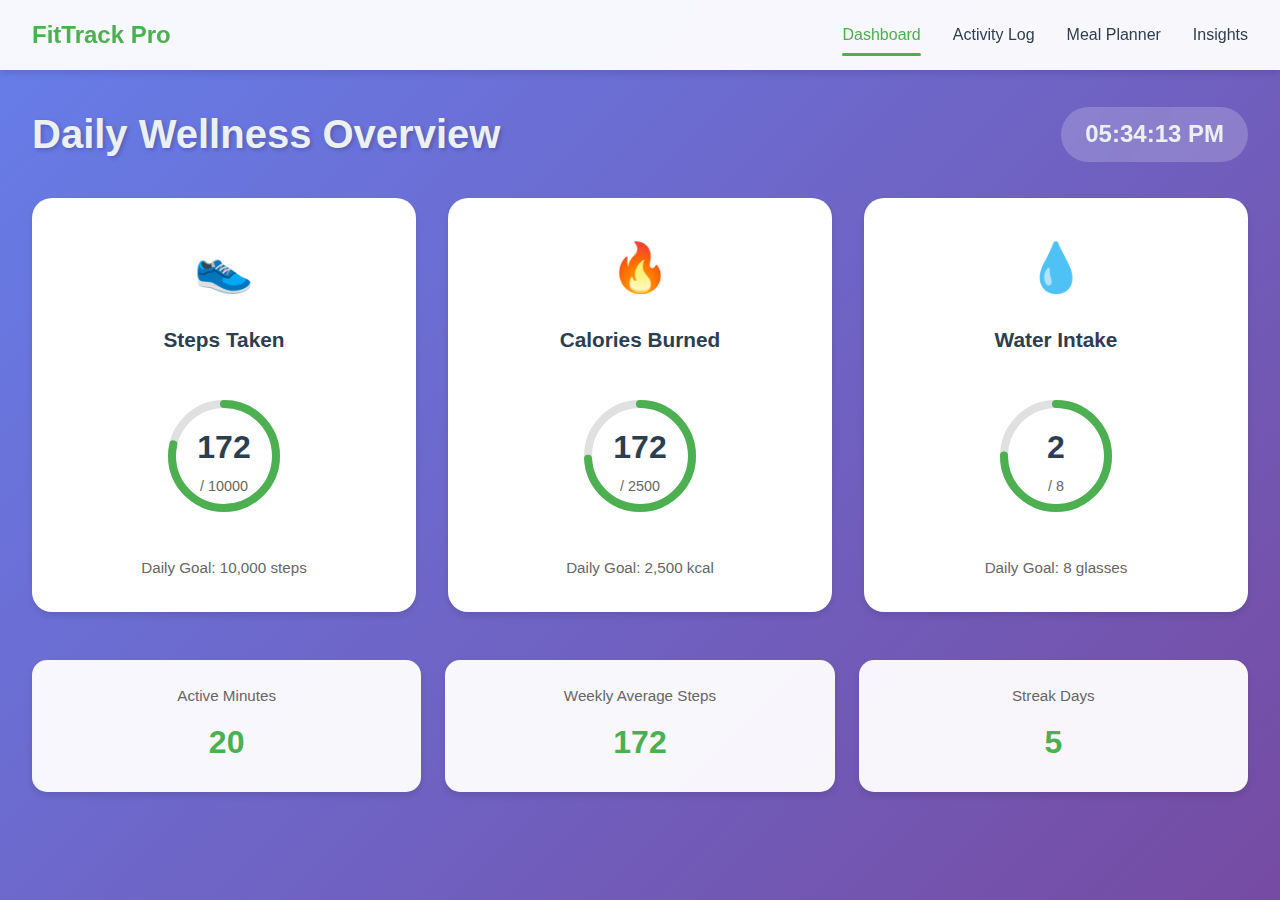
<file: index.html>
<!doctype html>
<html lang="en">
  <head>
    <meta charset="UTF-8" />
    <meta name="viewport" content="width=device-width, initial-scale=1.0" />
    <title>FitTrack Pro - Daily Wellness Overview</title>
    <link rel="stylesheet" href="/style.css" />
    <meta property="og:image" content="https://bolt.new/static/og_default.png">
    <meta name="twitter:card" content="summary_large_image">
    <meta name="twitter:image" content="https://bolt.new/static/og_default.png">
</head>
  <body>
    <nav class="navbar">
      <div class="nav-brand">FitTrack Pro</div>
      <div class="nav-links">
        <a href="/index.html" class="active">Dashboard</a>
        <a href="/activity.html">Activity Log</a>
        <a href="/meals.html">Meal Planner</a>
        <a href="/insights.html">Insights</a>
      </div>
    </nav>

    <main class="container">
      <header class="page-header">
        <h1>Daily Wellness Overview</h1>
        <div class="live-clock" id="liveClock"></div>
      </header>

      <div class="metrics-grid">
        <div class="metric-card">
          <div class="metric-icon steps-icon">👟</div>
          <h3>Steps Taken</h3>
          <div class="circular-progress">
            <svg class="progress-ring" width="120" height="120">
              <circle class="progress-ring-circle-bg" cx="60" cy="60" r="52"></circle>
              <circle class="progress-ring-circle" id="stepsCircle" cx="60" cy="60" r="52"></circle>
            </svg>
            <div class="progress-value">
              <span id="stepsValue">0</span>
              <small>/ 10000</small>
            </div>
          </div>
          <p class="metric-label">Daily Goal: 10,000 steps</p>
        </div>

        <div class="metric-card">
          <div class="metric-icon calories-icon">🔥</div>
          <h3>Calories Burned</h3>
          <div class="circular-progress">
            <svg class="progress-ring" width="120" height="120">
              <circle class="progress-ring-circle-bg" cx="60" cy="60" r="52"></circle>
              <circle class="progress-ring-circle" id="caloriesCircle" cx="60" cy="60" r="52"></circle>
            </svg>
            <div class="progress-value">
              <span id="caloriesValue">0</span>
              <small>/ 2500</small>
            </div>
          </div>
          <p class="metric-label">Daily Goal: 2,500 kcal</p>
        </div>

        <div class="metric-card">
          <div class="metric-icon water-icon">💧</div>
          <h3>Water Intake</h3>
          <div class="circular-progress">
            <svg class="progress-ring" width="120" height="120">
              <circle class="progress-ring-circle-bg" cx="60" cy="60" r="52"></circle>
              <circle class="progress-ring-circle" id="waterCircle" cx="60" cy="60" r="52"></circle>
            </svg>
            <div class="progress-value">
              <span id="waterValue">0</span>
              <small>/ 8</small>
            </div>
          </div>
          <p class="metric-label">Daily Goal: 8 glasses</p>
        </div>
      </div>

      <div class="quick-stats">
        <div class="stat-item">
          <span class="stat-label">Active Minutes</span>
          <span class="stat-value" id="activeMinutes">0</span>
        </div>
        <div class="stat-item">
          <span class="stat-label">Weekly Average Steps</span>
          <span class="stat-value" id="weeklyAvgSteps">0</span>
        </div>
        <div class="stat-item">
          <span class="stat-label">Streak Days</span>
          <span class="stat-value" id="streakDays">0</span>
        </div>
      </div>
    </main>

    <script type="module" src="/dashboard.js"></script>
  </body>
</html>
</file>
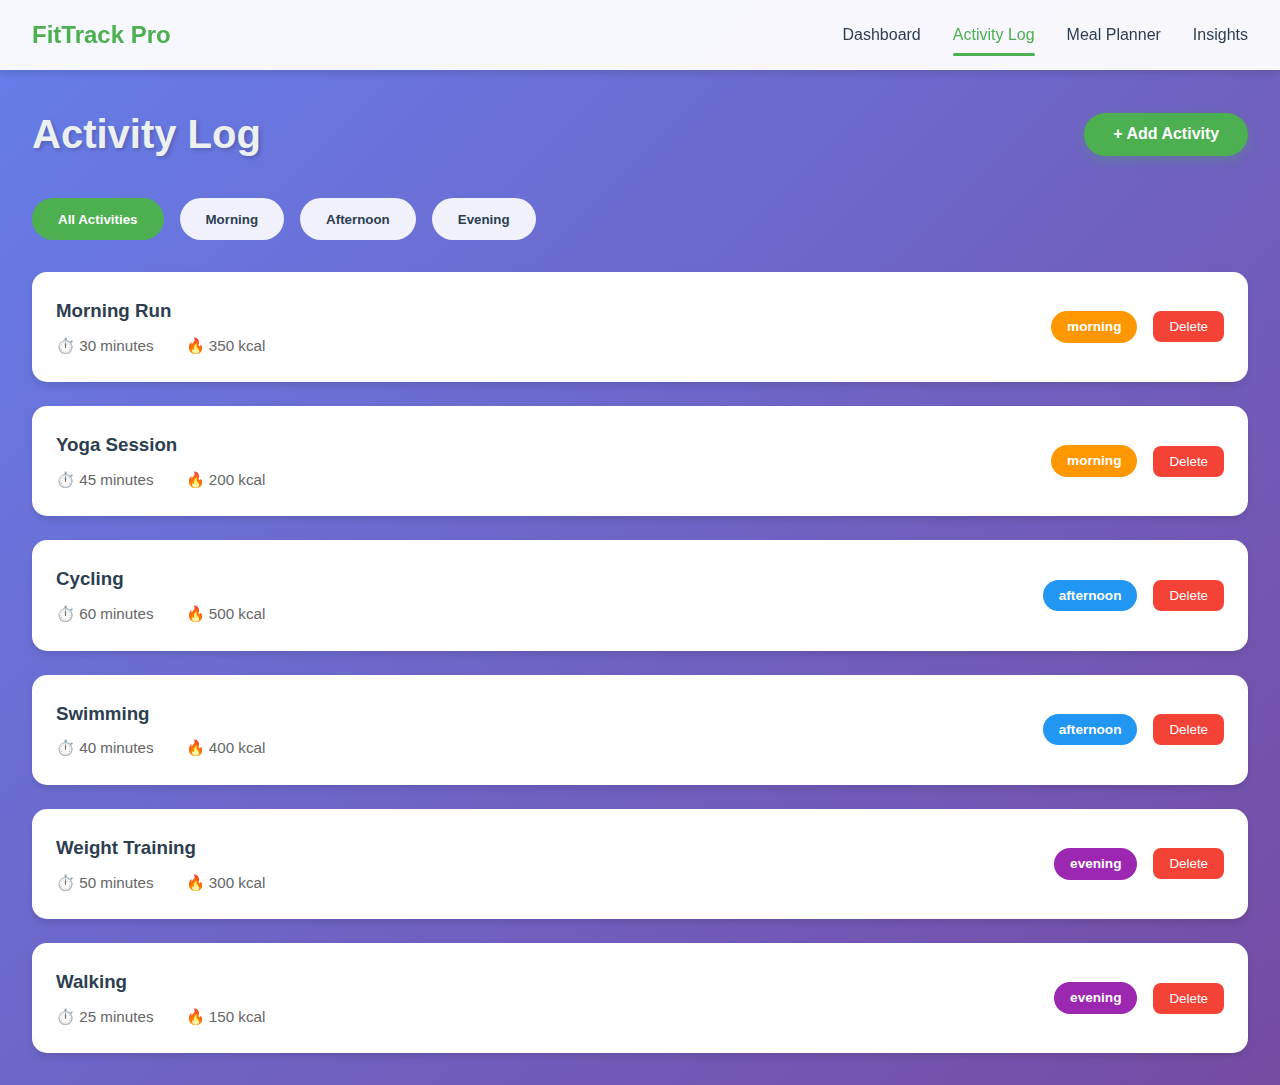
<file: activity.html>
<!doctype html>
<html lang="en">
  <head>
    <meta charset="UTF-8" />
    <meta name="viewport" content="width=device-width, initial-scale=1.0" />
    <title>FitTrack Pro - Activity Log</title>
    <link rel="stylesheet" href="/style.css" />
  </head>
  <body>
    <nav class="navbar">
      <div class="nav-brand">FitTrack Pro</div>
      <div class="nav-links">
        <a href="/index.html">Dashboard</a>
        <a href="/activity.html" class="active">Activity Log</a>
        <a href="/meals.html">Meal Planner</a>
        <a href="/insights.html">Insights</a>
      </div>
    </nav>

    <main class="container">
      <header class="page-header">
        <h1>Activity Log</h1>
        <button class="btn-primary" id="addActivityBtn">+ Add Activity</button>
      </header>

      <div class="filter-section">
        <button class="filter-btn active" data-filter="all">All Activities</button>
        <button class="filter-btn" data-filter="morning">Morning</button>
        <button class="filter-btn" data-filter="afternoon">Afternoon</button>
        <button class="filter-btn" data-filter="evening">Evening</button>
      </div>

      <div class="activities-list" id="activitiesList"></div>
    </main>

    <div class="modal" id="addActivityModal">
      <div class="modal-content">
        <span class="modal-close" id="closeModal">&times;</span>
        <h2>Add New Activity</h2>
        <form id="activityForm">
          <div class="form-group">
            <label for="activityName">Activity Name</label>
            <input type="text" id="activityName" placeholder="e.g., Running, Cycling" required />
          </div>
          <div class="form-group">
            <label for="activityDuration">Duration (minutes)</label>
            <input type="number" id="activityDuration" placeholder="e.g., 30" min="1" required />
          </div>
          <div class="form-group">
            <label for="activityCalories">Calories Burned</label>
            <input type="number" id="activityCalories" placeholder="e.g., 200" min="1" required />
          </div>
          <div class="form-group">
            <label for="activityTime">Time of Day</label>
            <select id="activityTime" required>
              <option value="">Select Time</option>
              <option value="morning">Morning</option>
              <option value="afternoon">Afternoon</option>
              <option value="evening">Evening</option>
            </select>
          </div>
          <button type="submit" class="btn-primary">Add Activity</button>
        </form>
      </div>
    </div>

    <div class="modal" id="successModal">
      <div class="modal-content success-modal">
        <div class="success-icon">✓</div>
        <h2>Activity Added Successfully!</h2>
        <button class="btn-primary" id="closeSuccessModal">OK</button>
      </div>
    </div>

    <script type="module" src="/activity.js"></script>
  </body>
</html>
</file>
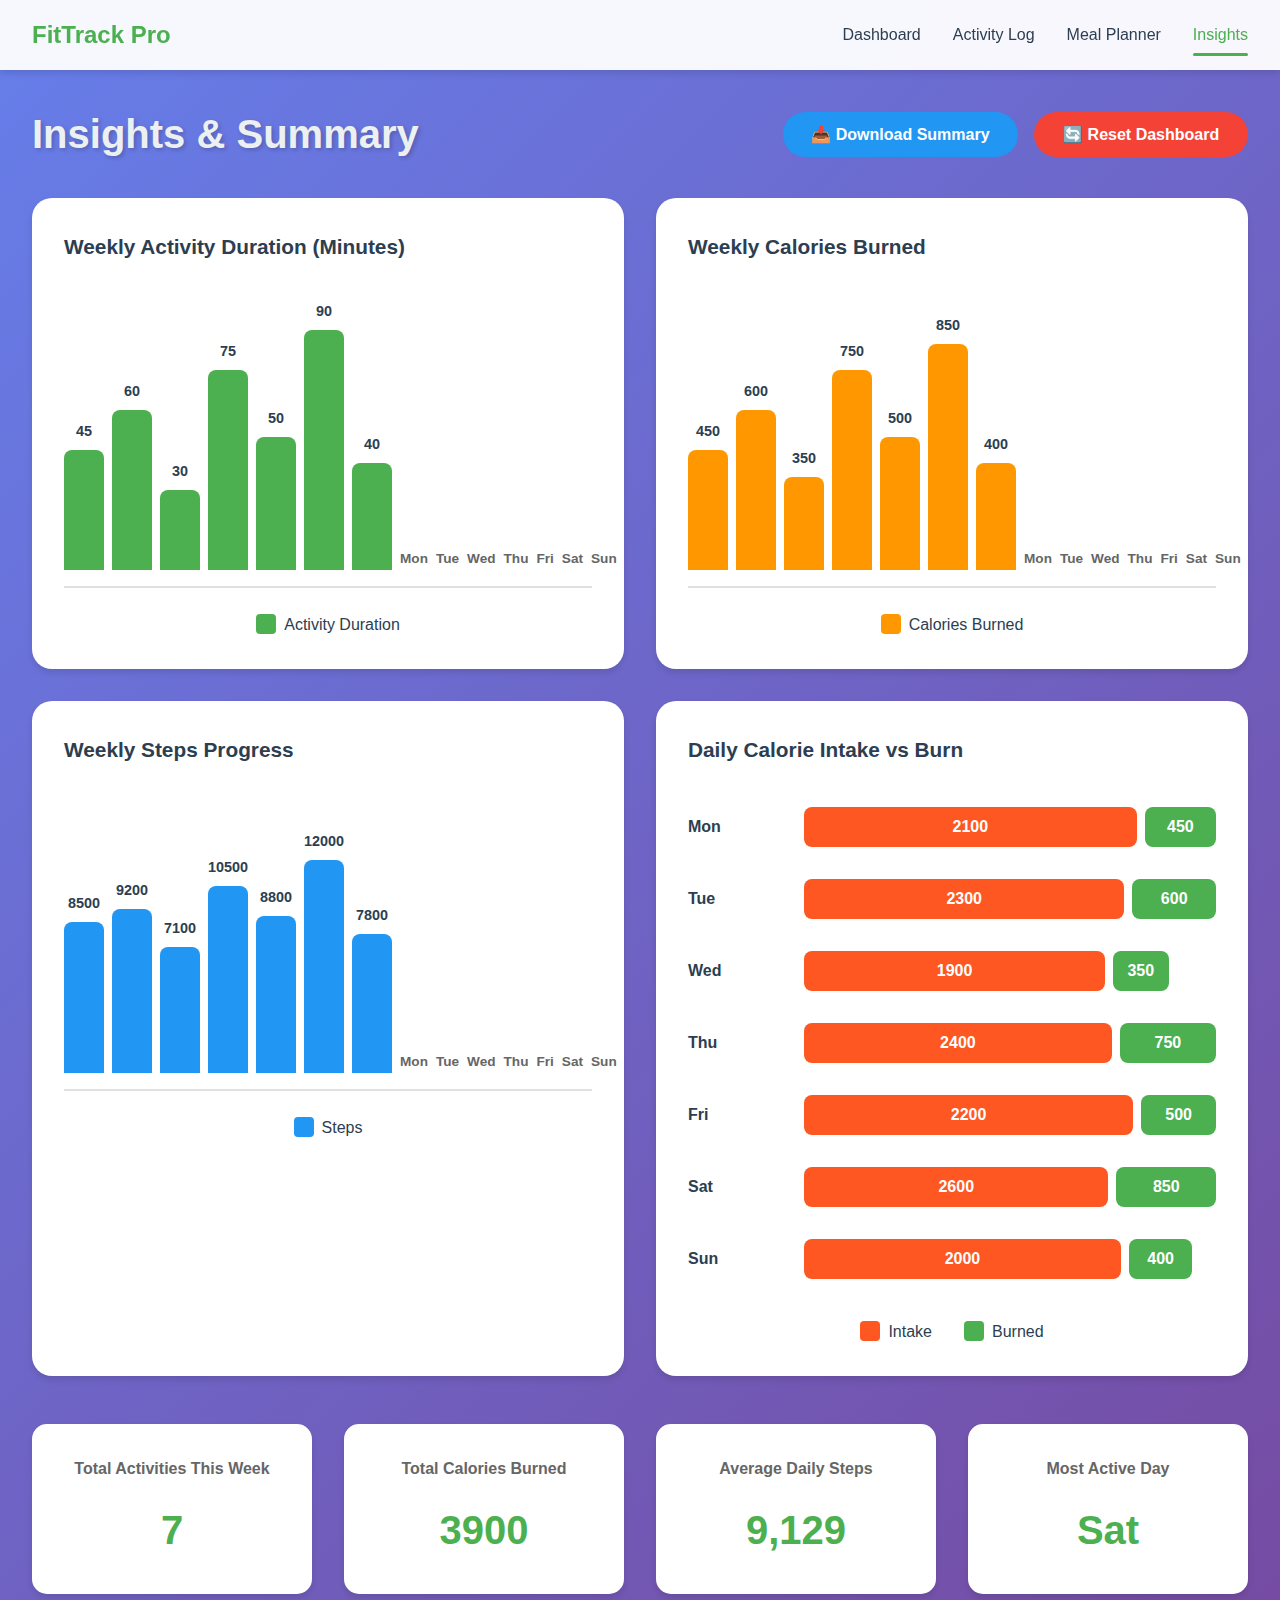
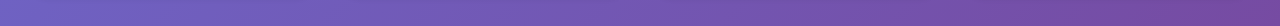
<file: insights.html>
<!doctype html>
<html lang="en">
  <head>
    <meta charset="UTF-8" />
    <meta name="viewport" content="width=device-width, initial-scale=1.0" />
    <title>FitTrack Pro - Insights & Summary</title>
    <link rel="stylesheet" href="/style.css" />
  </head>
  <body>
    <nav class="navbar">
      <div class="nav-brand">FitTrack Pro</div>
      <div class="nav-links">
        <a href="/index.html">Dashboard</a>
        <a href="/activity.html">Activity Log</a>
        <a href="/meals.html">Meal Planner</a>
        <a href="/insights.html" class="active">Insights</a>
      </div>
    </nav>

    <main class="container">
      <header class="page-header">
        <h1>Insights & Summary</h1>
        <div class="header-actions">
          <button class="btn-secondary" id="downloadBtn">📥 Download Summary</button>
          <button class="btn-danger" id="resetBtn">🔄 Reset Dashboard</button>
        </div>
      </header>

      <div class="insights-grid">
        <div class="chart-card">
          <h2>Weekly Activity Duration (Minutes)</h2>
          <div class="bar-chart" id="activityChart"></div>
          <div class="chart-legend">
            <div class="legend-item">
              <span class="legend-color" style="background: #4CAF50;"></span>
              <span>Activity Duration</span>
            </div>
          </div>
        </div>

        <div class="chart-card">
          <h2>Weekly Calories Burned</h2>
          <div class="bar-chart" id="caloriesChart"></div>
          <div class="chart-legend">
            <div class="legend-item">
              <span class="legend-color" style="background: #FF9800;"></span>
              <span>Calories Burned</span>
            </div>
          </div>
        </div>

        <div class="chart-card">
          <h2>Weekly Steps Progress</h2>
          <div class="bar-chart" id="stepsChart"></div>
          <div class="chart-legend">
            <div class="legend-item">
              <span class="legend-color" style="background: #2196F3;"></span>
              <span>Steps</span>
            </div>
          </div>
        </div>

        <div class="chart-card">
          <h2>Daily Calorie Intake vs Burn</h2>
          <div class="comparison-chart" id="comparisonChart"></div>
          <div class="chart-legend">
            <div class="legend-item">
              <span class="legend-color" style="background: #FF5722;"></span>
              <span>Intake</span>
            </div>
            <div class="legend-item">
              <span class="legend-color" style="background: #4CAF50;"></span>
              <span>Burned</span>
            </div>
          </div>
        </div>
      </div>

      <div class="summary-cards">
        <div class="summary-card">
          <h3>Total Activities This Week</h3>
          <div class="summary-value" id="totalActivities">0</div>
        </div>
        <div class="summary-card">
          <h3>Total Calories Burned</h3>
          <div class="summary-value" id="totalCaloriesBurned">0</div>
        </div>
        <div class="summary-card">
          <h3>Average Daily Steps</h3>
          <div class="summary-value" id="avgDailySteps">0</div>
        </div>
        <div class="summary-card">
          <h3>Most Active Day</h3>
          <div class="summary-value" id="mostActiveDay">-</div>
        </div>
      </div>
    </main>

    <div class="modal" id="downloadModal">
      <div class="modal-content success-modal">
        <div class="success-icon">📄</div>
        <h2>Summary Downloaded!</h2>
        <p>Your fitness summary has been prepared.</p>
        <button class="btn-primary" id="closeDownloadModal">OK</button>
      </div>
    </div>

    <div class="modal" id="resetModal">
      <div class="modal-content">
        <h2>Reset Dashboard</h2>
        <p>Are you sure you want to reset all data? This action cannot be undone.</p>
        <div class="modal-actions">
          <button class="btn-danger" id="confirmReset">Yes, Reset</button>
          <button class="btn-secondary" id="cancelReset">Cancel</button>
        </div>
      </div>
    </div>

    <script type="module" src="/insights.js"></script>
  </body>
</html>
</file>
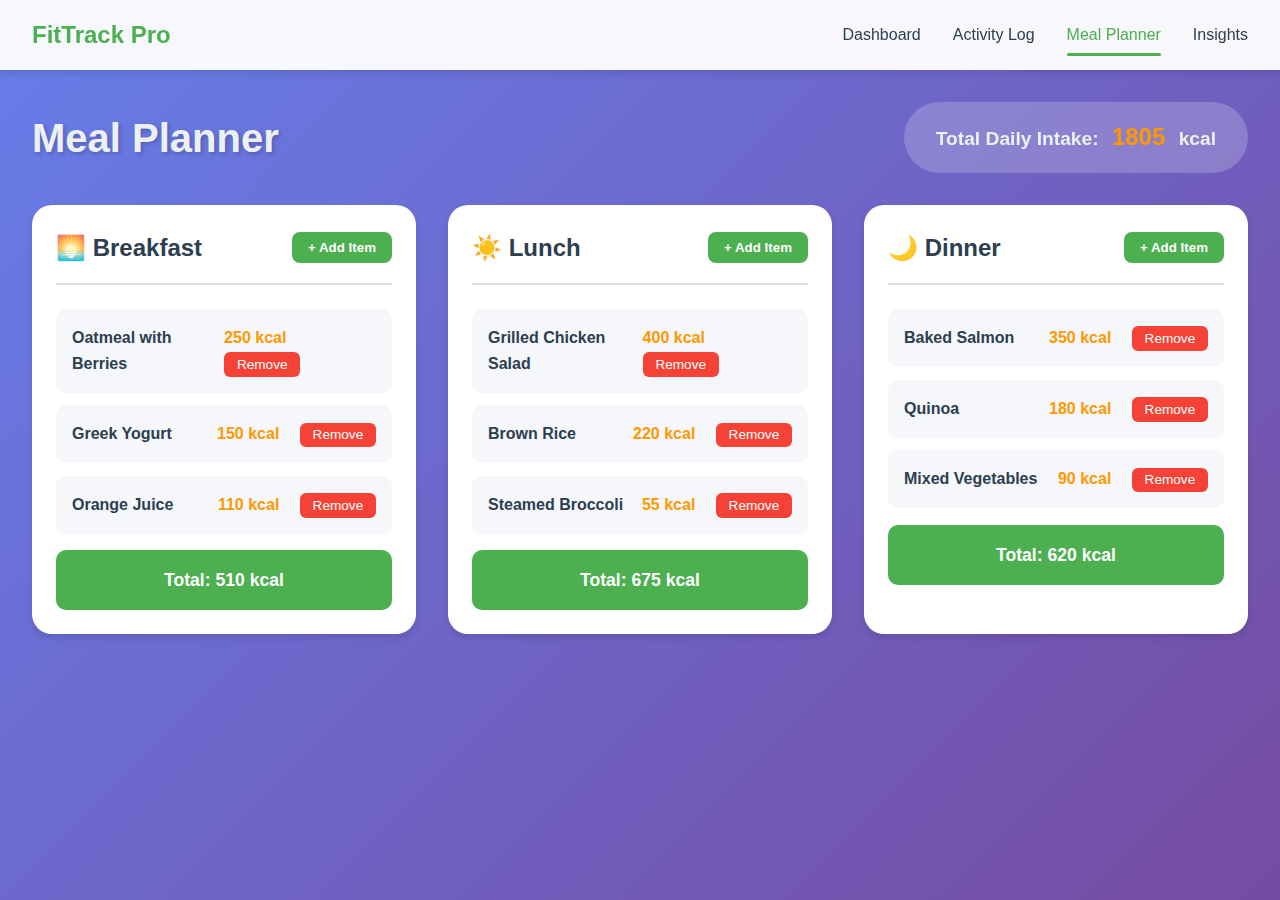
<file: meals.html>
<!doctype html>
<html lang="en">
  <head>
    <meta charset="UTF-8" />
    <meta name="viewport" content="width=device-width, initial-scale=1.0" />
    <title>FitTrack Pro - Meal Planner</title>
    <link rel="stylesheet" href="/style.css" />
  </head>
  <body>
    <nav class="navbar">
      <div class="nav-brand">FitTrack Pro</div>
      <div class="nav-links">
        <a href="/index.html">Dashboard</a>
        <a href="/activity.html">Activity Log</a>
        <a href="/meals.html" class="active">Meal Planner</a>
        <a href="/insights.html">Insights</a>
      </div>
    </nav>

    <main class="container">
      <header class="page-header">
        <h1>Meal Planner</h1>
        <div class="total-calories">
          <span>Total Daily Intake:</span>
          <span class="calories-count" id="totalCalories">0</span>
          <span>kcal</span>
        </div>
      </header>

      <div class="meals-grid">
        <div class="meal-section">
          <div class="meal-header">
            <h2>🌅 Breakfast</h2>
            <button class="btn-add-meal" data-meal="breakfast">+ Add Item</button>
          </div>
          <div class="meal-items" id="breakfastItems"></div>
          <div class="meal-total">
            Total: <span id="breakfastTotal">0</span> kcal
          </div>
        </div>

        <div class="meal-section">
          <div class="meal-header">
            <h2>☀️ Lunch</h2>
            <button class="btn-add-meal" data-meal="lunch">+ Add Item</button>
          </div>
          <div class="meal-items" id="lunchItems"></div>
          <div class="meal-total">
            Total: <span id="lunchTotal">0</span> kcal
          </div>
        </div>

        <div class="meal-section">
          <div class="meal-header">
            <h2>🌙 Dinner</h2>
            <button class="btn-add-meal" data-meal="dinner">+ Add Item</button>
          </div>
          <div class="meal-items" id="dinnerItems"></div>
          <div class="meal-total">
            Total: <span id="dinnerTotal">0</span> kcal
          </div>
        </div>
      </div>
    </main>

    <div class="modal" id="addMealModal">
      <div class="modal-content">
        <span class="modal-close" id="closeMealModal">&times;</span>
        <h2>Add Meal Item</h2>
        <form id="mealForm">
          <div class="form-group">
            <label for="mealItemName">Item Name</label>
            <input type="text" id="mealItemName" placeholder="e.g., Grilled Chicken" required />
          </div>
          <div class="form-group">
            <label for="mealItemCalories">Calories</label>
            <input type="number" id="mealItemCalories" placeholder="e.g., 300" min="1" required />
          </div>
          <button type="submit" class="btn-primary">Add Item</button>
        </form>
      </div>
    </div>

    <script type="module" src="/meals.js"></script>
  </body>
</html>
</file>
<file: style.css>
* {
  margin: 0;
  padding: 0;
  box-sizing: border-box;
}

:root {
  --primary-color: #4CAF50;
  --secondary-color: #2196F3;
  --accent-color: #FF9800;
  --danger-color: #f44336;
  --text-dark: #2c3e50;
  --text-light: #ecf0f1;
  --bg-light: #f5f7fa;
  --bg-dark: #1a1a2e;
  --card-bg: #ffffff;
  --border-color: #e0e0e0;
  --shadow: 0 4px 6px rgba(0, 0, 0, 0.1);
  --shadow-hover: 0 8px 16px rgba(0, 0, 0, 0.15);
}

body {
  font-family: 'Segoe UI', Tahoma, Geneva, Verdana, sans-serif;
  background: linear-gradient(135deg, #667eea 0%, #764ba2 100%);
  min-height: 100vh;
  color: var(--text-dark);
  line-height: 1.6;
}

.navbar {
  background: rgba(255, 255, 255, 0.95);
  backdrop-filter: blur(10px);
  padding: 1rem 2rem;
  box-shadow: var(--shadow);
  position: sticky;
  top: 0;
  z-index: 1000;
  display: flex;
  justify-content: space-between;
  align-items: center;
}

.nav-brand {
  font-size: 1.5rem;
  font-weight: 700;
  color: var(--primary-color);
}

.nav-links {
  display: flex;
  gap: 2rem;
}

.nav-links a {
  text-decoration: none;
  color: var(--text-dark);
  font-weight: 500;
  transition: color 0.3s;
  position: relative;
}

.nav-links a:hover,
.nav-links a.active {
  color: var(--primary-color);
}

.nav-links a.active::after {
  content: '';
  position: absolute;
  bottom: -8px;
  left: 0;
  width: 100%;
  height: 3px;
  background: var(--primary-color);
  border-radius: 2px;
}

.container {
  max-width: 1400px;
  margin: 2rem auto;
  padding: 0 2rem;
}

.page-header {
  display: flex;
  justify-content: space-between;
  align-items: center;
  margin-bottom: 2rem;
  flex-wrap: wrap;
  gap: 1rem;
}

.page-header h1 {
  font-size: 2.5rem;
  color: var(--text-light);
  text-shadow: 2px 2px 4px rgba(0, 0, 0, 0.2);
}

.live-clock {
  font-size: 1.5rem;
  color: var(--text-light);
  background: rgba(255, 255, 255, 0.2);
  padding: 0.5rem 1.5rem;
  border-radius: 50px;
  backdrop-filter: blur(10px);
  font-weight: 600;
}

.metrics-grid {
  display: grid;
  grid-template-columns: repeat(auto-fit, minmax(300px, 1fr));
  gap: 2rem;
  margin-bottom: 3rem;
}

.metric-card {
  background: var(--card-bg);
  border-radius: 20px;
  padding: 2rem;
  box-shadow: var(--shadow);
  transition: transform 0.3s, box-shadow 0.3s;
  text-align: center;
}

.metric-card:hover {
  transform: translateY(-5px);
  box-shadow: var(--shadow-hover);
}

.metric-icon {
  font-size: 3rem;
  margin-bottom: 1rem;
}

.metric-card h3 {
  font-size: 1.3rem;
  color: var(--text-dark);
  margin-bottom: 1.5rem;
}

.circular-progress {
  position: relative;
  display: inline-block;
  margin: 1rem 0;
}

.progress-ring {
  transform: rotate(-90deg);
}

.progress-ring-circle-bg {
  fill: none;
  stroke: #e0e0e0;
  stroke-width: 8;
}

.progress-ring-circle {
  fill: none;
  stroke: var(--primary-color);
  stroke-width: 8;
  stroke-linecap: round;
  stroke-dasharray: 326.73;
  stroke-dashoffset: 326.73;
  transition: stroke-dashoffset 1s ease-in-out;
}

.progress-value {
  position: absolute;
  top: 50%;
  left: 50%;
  transform: translate(-50%, -50%);
  text-align: center;
}

.progress-value span {
  font-size: 2rem;
  font-weight: 700;
  color: var(--text-dark);
  display: block;
}

.progress-value small {
  font-size: 0.9rem;
  color: #666;
}

.metric-label {
  color: #666;
  font-size: 0.95rem;
  margin-top: 1rem;
}

.quick-stats {
  display: grid;
  grid-template-columns: repeat(auto-fit, minmax(250px, 1fr));
  gap: 1.5rem;
  margin-bottom: 2rem;
}

.stat-item {
  background: rgba(255, 255, 255, 0.95);
  padding: 1.5rem;
  border-radius: 15px;
  display: flex;
  flex-direction: column;
  align-items: center;
  box-shadow: var(--shadow);
}

.stat-label {
  font-size: 0.95rem;
  color: #666;
  margin-bottom: 0.5rem;
}

.stat-value {
  font-size: 2rem;
  font-weight: 700;
  color: var(--primary-color);
}

.btn-primary {
  background: var(--primary-color);
  color: white;
  border: none;
  padding: 0.8rem 1.8rem;
  border-radius: 50px;
  font-size: 1rem;
  font-weight: 600;
  cursor: pointer;
  transition: all 0.3s;
  box-shadow: 0 4px 12px rgba(76, 175, 80, 0.3);
}

.btn-primary:hover {
  background: #45a049;
  transform: translateY(-2px);
  box-shadow: 0 6px 16px rgba(76, 175, 80, 0.4);
}

.btn-secondary {
  background: var(--secondary-color);
  color: white;
  border: none;
  padding: 0.8rem 1.8rem;
  border-radius: 50px;
  font-size: 1rem;
  font-weight: 600;
  cursor: pointer;
  transition: all 0.3s;
}

.btn-secondary:hover {
  background: #1976D2;
  transform: translateY(-2px);
}

.btn-danger {
  background: var(--danger-color);
  color: white;
  border: none;
  padding: 0.8rem 1.8rem;
  border-radius: 50px;
  font-size: 1rem;
  font-weight: 600;
  cursor: pointer;
  transition: all 0.3s;
}

.btn-danger:hover {
  background: #d32f2f;
  transform: translateY(-2px);
}

.filter-section {
  display: flex;
  gap: 1rem;
  margin-bottom: 2rem;
  flex-wrap: wrap;
}

.filter-btn {
  background: rgba(255, 255, 255, 0.9);
  color: var(--text-dark);
  border: 2px solid transparent;
  padding: 0.7rem 1.5rem;
  border-radius: 50px;
  font-weight: 600;
  cursor: pointer;
  transition: all 0.3s;
}

.filter-btn:hover {
  background: white;
  border-color: var(--primary-color);
}

.filter-btn.active {
  background: var(--primary-color);
  color: white;
}

.activities-list {
  display: grid;
  gap: 1.5rem;
}

.activity-item {
  background: white;
  padding: 1.5rem;
  border-radius: 15px;
  box-shadow: var(--shadow);
  display: flex;
  justify-content: space-between;
  align-items: center;
  transition: transform 0.3s;
}

.activity-item:hover {
  transform: translateX(5px);
}

.activity-info h3 {
  color: var(--text-dark);
  margin-bottom: 0.5rem;
}

.activity-details {
  display: flex;
  gap: 2rem;
  color: #666;
  font-size: 0.95rem;
}

.activity-badge {
  background: var(--primary-color);
  color: white;
  padding: 0.3rem 1rem;
  border-radius: 20px;
  font-size: 0.85rem;
  font-weight: 600;
}

.activity-badge.morning {
  background: #FF9800;
}

.activity-badge.afternoon {
  background: #2196F3;
}

.activity-badge.evening {
  background: #9C27B0;
}

.btn-delete {
  background: var(--danger-color);
  color: white;
  border: none;
  padding: 0.5rem 1rem;
  border-radius: 8px;
  cursor: pointer;
  transition: all 0.3s;
}

.btn-delete:hover {
  background: #d32f2f;
}

.modal {
  display: none;
  position: fixed;
  top: 0;
  left: 0;
  width: 100%;
  height: 100%;
  background: rgba(0, 0, 0, 0.7);
  z-index: 2000;
  justify-content: center;
  align-items: center;
}

.modal.show {
  display: flex;
}

.modal-content {
  background: white;
  padding: 2.5rem;
  border-radius: 20px;
  max-width: 500px;
  width: 90%;
  position: relative;
  animation: slideDown 0.3s ease-out;
}

@keyframes slideDown {
  from {
    transform: translateY(-50px);
    opacity: 0;
  }
  to {
    transform: translateY(0);
    opacity: 1;
  }
}

.modal-close {
  position: absolute;
  top: 1rem;
  right: 1.5rem;
  font-size: 2rem;
  cursor: pointer;
  color: #666;
  transition: color 0.3s;
}

.modal-close:hover {
  color: var(--danger-color);
}

.modal-content h2 {
  margin-bottom: 1.5rem;
  color: var(--text-dark);
}

.form-group {
  margin-bottom: 1.5rem;
}

.form-group label {
  display: block;
  margin-bottom: 0.5rem;
  font-weight: 600;
  color: var(--text-dark);
}

.form-group input,
.form-group select {
  width: 100%;
  padding: 0.8rem;
  border: 2px solid var(--border-color);
  border-radius: 10px;
  font-size: 1rem;
  transition: border-color 0.3s;
}

.form-group input:focus,
.form-group select:focus {
  outline: none;
  border-color: var(--primary-color);
}

.success-modal {
  text-align: center;
}

.success-icon {
  width: 80px;
  height: 80px;
  background: var(--primary-color);
  color: white;
  border-radius: 50%;
  display: flex;
  justify-content: center;
  align-items: center;
  font-size: 3rem;
  margin: 0 auto 1.5rem;
  animation: scaleIn 0.5s ease-out;
}

@keyframes scaleIn {
  from {
    transform: scale(0);
  }
  to {
    transform: scale(1);
  }
}

.total-calories {
  background: rgba(255, 255, 255, 0.2);
  padding: 1rem 2rem;
  border-radius: 50px;
  color: var(--text-light);
  font-size: 1.2rem;
  font-weight: 600;
  backdrop-filter: blur(10px);
}

.calories-count {
  color: var(--accent-color);
  font-size: 1.5rem;
  font-weight: 700;
  margin: 0 0.5rem;
}

.meals-grid {
  display: grid;
  grid-template-columns: repeat(auto-fit, minmax(350px, 1fr));
  gap: 2rem;
}

.meal-section {
  background: white;
  border-radius: 20px;
  padding: 1.5rem;
  box-shadow: var(--shadow);
}

.meal-header {
  display: flex;
  justify-content: space-between;
  align-items: center;
  margin-bottom: 1.5rem;
  padding-bottom: 1rem;
  border-bottom: 2px solid var(--border-color);
}

.meal-header h2 {
  font-size: 1.5rem;
  color: var(--text-dark);
}

.btn-add-meal {
  background: var(--primary-color);
  color: white;
  border: none;
  padding: 0.5rem 1rem;
  border-radius: 8px;
  cursor: pointer;
  font-weight: 600;
  transition: all 0.3s;
}

.btn-add-meal:hover {
  background: #45a049;
}

.meal-items {
  min-height: 200px;
  margin-bottom: 1rem;
}

.meal-item {
  display: flex;
  justify-content: space-between;
  align-items: center;
  padding: 1rem;
  margin-bottom: 0.8rem;
  background: var(--bg-light);
  border-radius: 10px;
  transition: all 0.3s;
}

.meal-item:hover {
  background: #e8eaf0;
}

.meal-item-name {
  font-weight: 600;
  color: var(--text-dark);
}

.meal-item-calories {
  color: var(--accent-color);
  font-weight: 700;
  margin-right: 1rem;
}

.btn-remove-meal {
  background: var(--danger-color);
  color: white;
  border: none;
  padding: 0.3rem 0.8rem;
  border-radius: 6px;
  cursor: pointer;
  font-size: 0.85rem;
  transition: all 0.3s;
}

.btn-remove-meal:hover {
  background: #d32f2f;
}

.meal-total {
  padding: 1rem;
  background: var(--primary-color);
  color: white;
  border-radius: 10px;
  text-align: center;
  font-size: 1.1rem;
  font-weight: 700;
}

.header-actions {
  display: flex;
  gap: 1rem;
  flex-wrap: wrap;
}

.insights-grid {
  display: grid;
  grid-template-columns: repeat(auto-fit, minmax(500px, 1fr));
  gap: 2rem;
  margin-bottom: 3rem;
}

.chart-card {
  background: white;
  border-radius: 20px;
  padding: 2rem;
  box-shadow: var(--shadow);
}

.chart-card h2 {
  color: var(--text-dark);
  margin-bottom: 1.5rem;
  font-size: 1.3rem;
}

.bar-chart {
  display: flex;
  align-items: flex-end;
  justify-content: space-around;
  height: 300px;
  padding: 1rem 0;
  border-bottom: 2px solid var(--border-color);
  gap: 0.5rem;
}

.chart-bar {
  flex: 1;
  background: var(--primary-color);
  border-radius: 8px 8px 0 0;
  position: relative;
  transition: all 0.5s ease-out;
  min-width: 40px;
  display: flex;
  flex-direction: column;
  justify-content: flex-end;
  align-items: center;
}

.chart-bar:hover {
  opacity: 0.8;
  transform: translateY(-5px);
}

.bar-value {
  position: absolute;
  top: -30px;
  font-weight: 700;
  color: var(--text-dark);
  font-size: 0.9rem;
}

.bar-label {
  margin-top: 0.5rem;
  font-size: 0.85rem;
  color: #666;
  font-weight: 600;
  text-align: center;
}

.comparison-chart {
  display: flex;
  flex-direction: column;
  gap: 2rem;
  padding: 1rem 0;
}

.comparison-bar-group {
  display: flex;
  align-items: center;
  gap: 1rem;
}

.comparison-label {
  width: 100px;
  font-weight: 600;
  color: var(--text-dark);
}

.comparison-bars {
  flex: 1;
  display: flex;
  gap: 0.5rem;
}

.comparison-bar {
  height: 40px;
  border-radius: 8px;
  display: flex;
  align-items: center;
  justify-content: center;
  color: white;
  font-weight: 700;
  transition: all 0.5s ease-out;
}

.comparison-bar:hover {
  opacity: 0.8;
}

.chart-legend {
  display: flex;
  gap: 2rem;
  margin-top: 1.5rem;
  justify-content: center;
  flex-wrap: wrap;
}

.legend-item {
  display: flex;
  align-items: center;
  gap: 0.5rem;
}

.legend-color {
  width: 20px;
  height: 20px;
  border-radius: 4px;
}

.summary-cards {
  display: grid;
  grid-template-columns: repeat(auto-fit, minmax(250px, 1fr));
  gap: 2rem;
}

.summary-card {
  background: white;
  border-radius: 15px;
  padding: 2rem;
  box-shadow: var(--shadow);
  text-align: center;
}

.summary-card h3 {
  color: #666;
  font-size: 1rem;
  margin-bottom: 1rem;
}

.summary-value {
  font-size: 2.5rem;
  font-weight: 700;
  color: var(--primary-color);
}

.modal-actions {
  display: flex;
  gap: 1rem;
  justify-content: center;
  margin-top: 2rem;
}

@media (max-width: 768px) {
  .navbar {
    flex-direction: column;
    gap: 1rem;
  }

  .nav-links {
    gap: 1rem;
  }

  .page-header {
    flex-direction: column;
    text-align: center;
  }

  .page-header h1 {
    font-size: 2rem;
  }

  .metrics-grid,
  .meals-grid,
  .insights-grid {
    grid-template-columns: 1fr;
  }

  .insights-grid {
    grid-template-columns: 1fr;
  }

  .chart-bar {
    min-width: 30px;
  }

  .bar-value {
    font-size: 0.75rem;
  }

  .bar-label {
    font-size: 0.7rem;
  }
}
</file>
